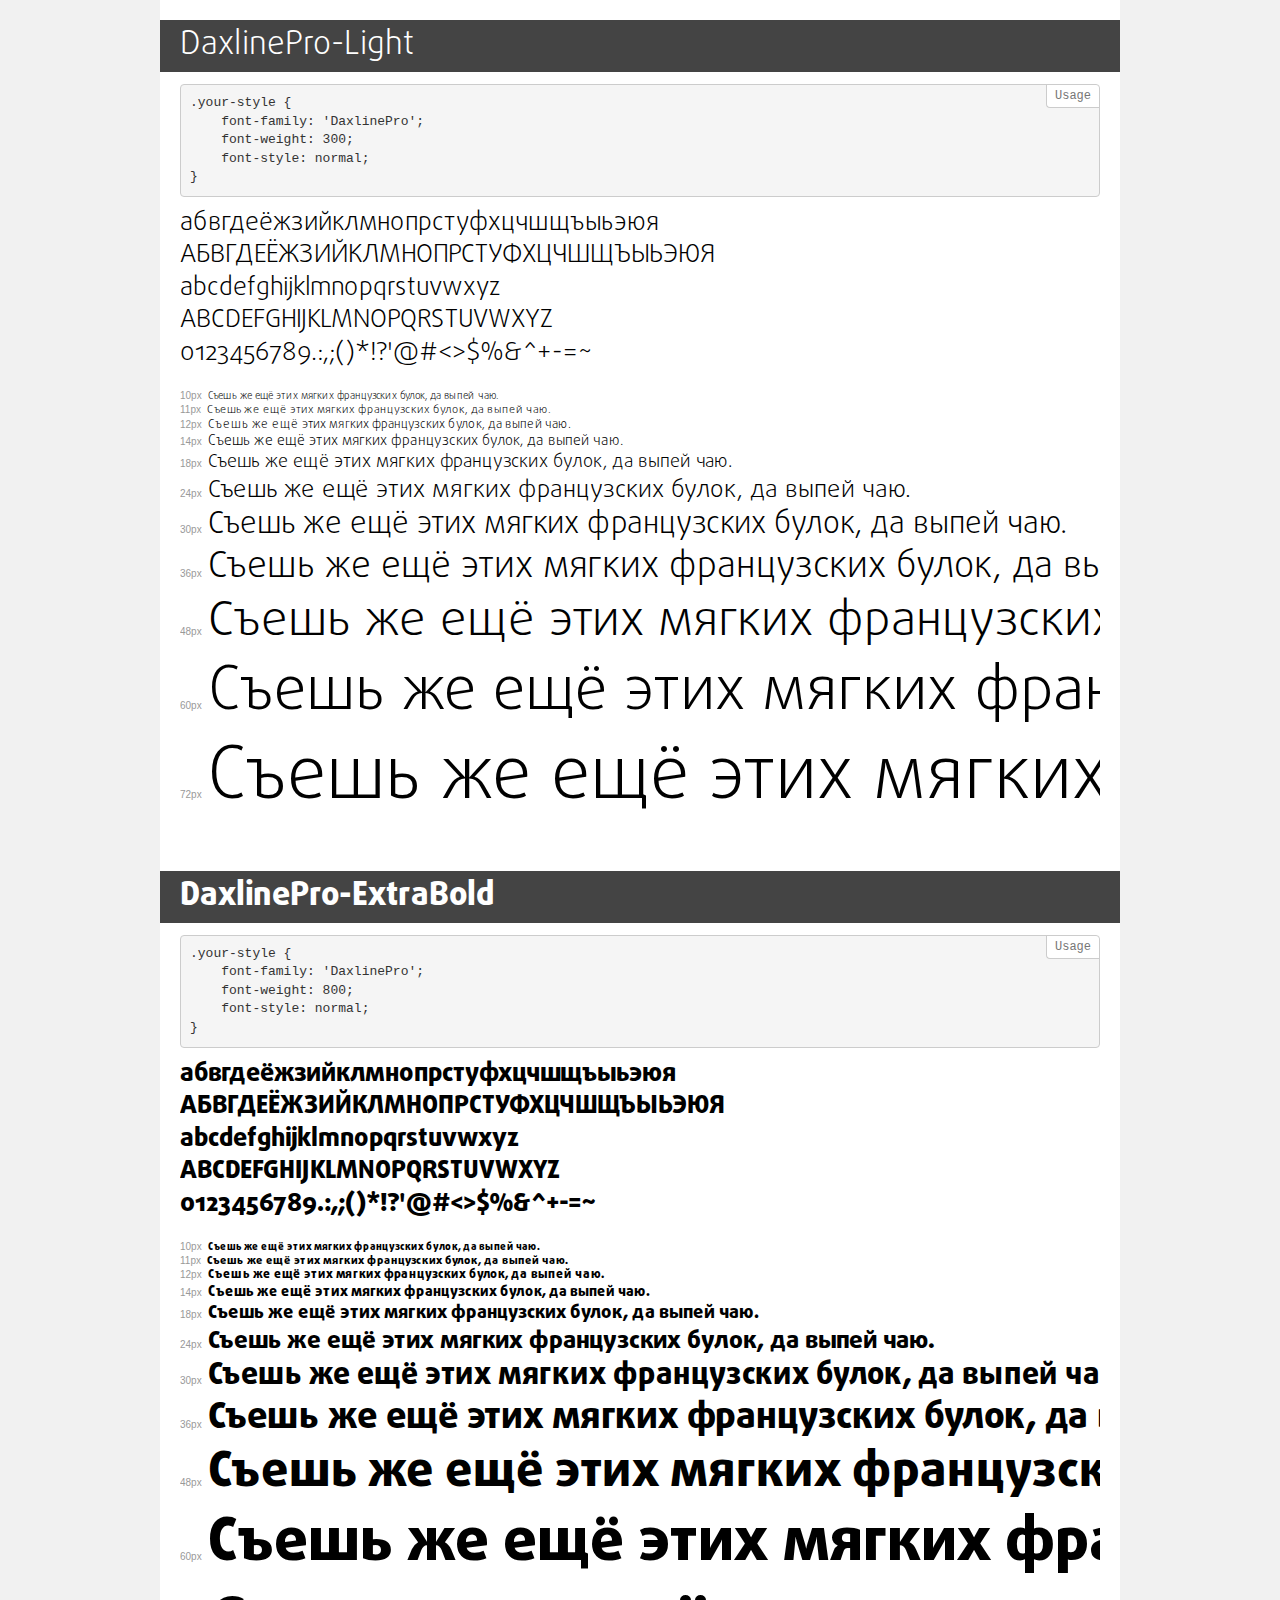
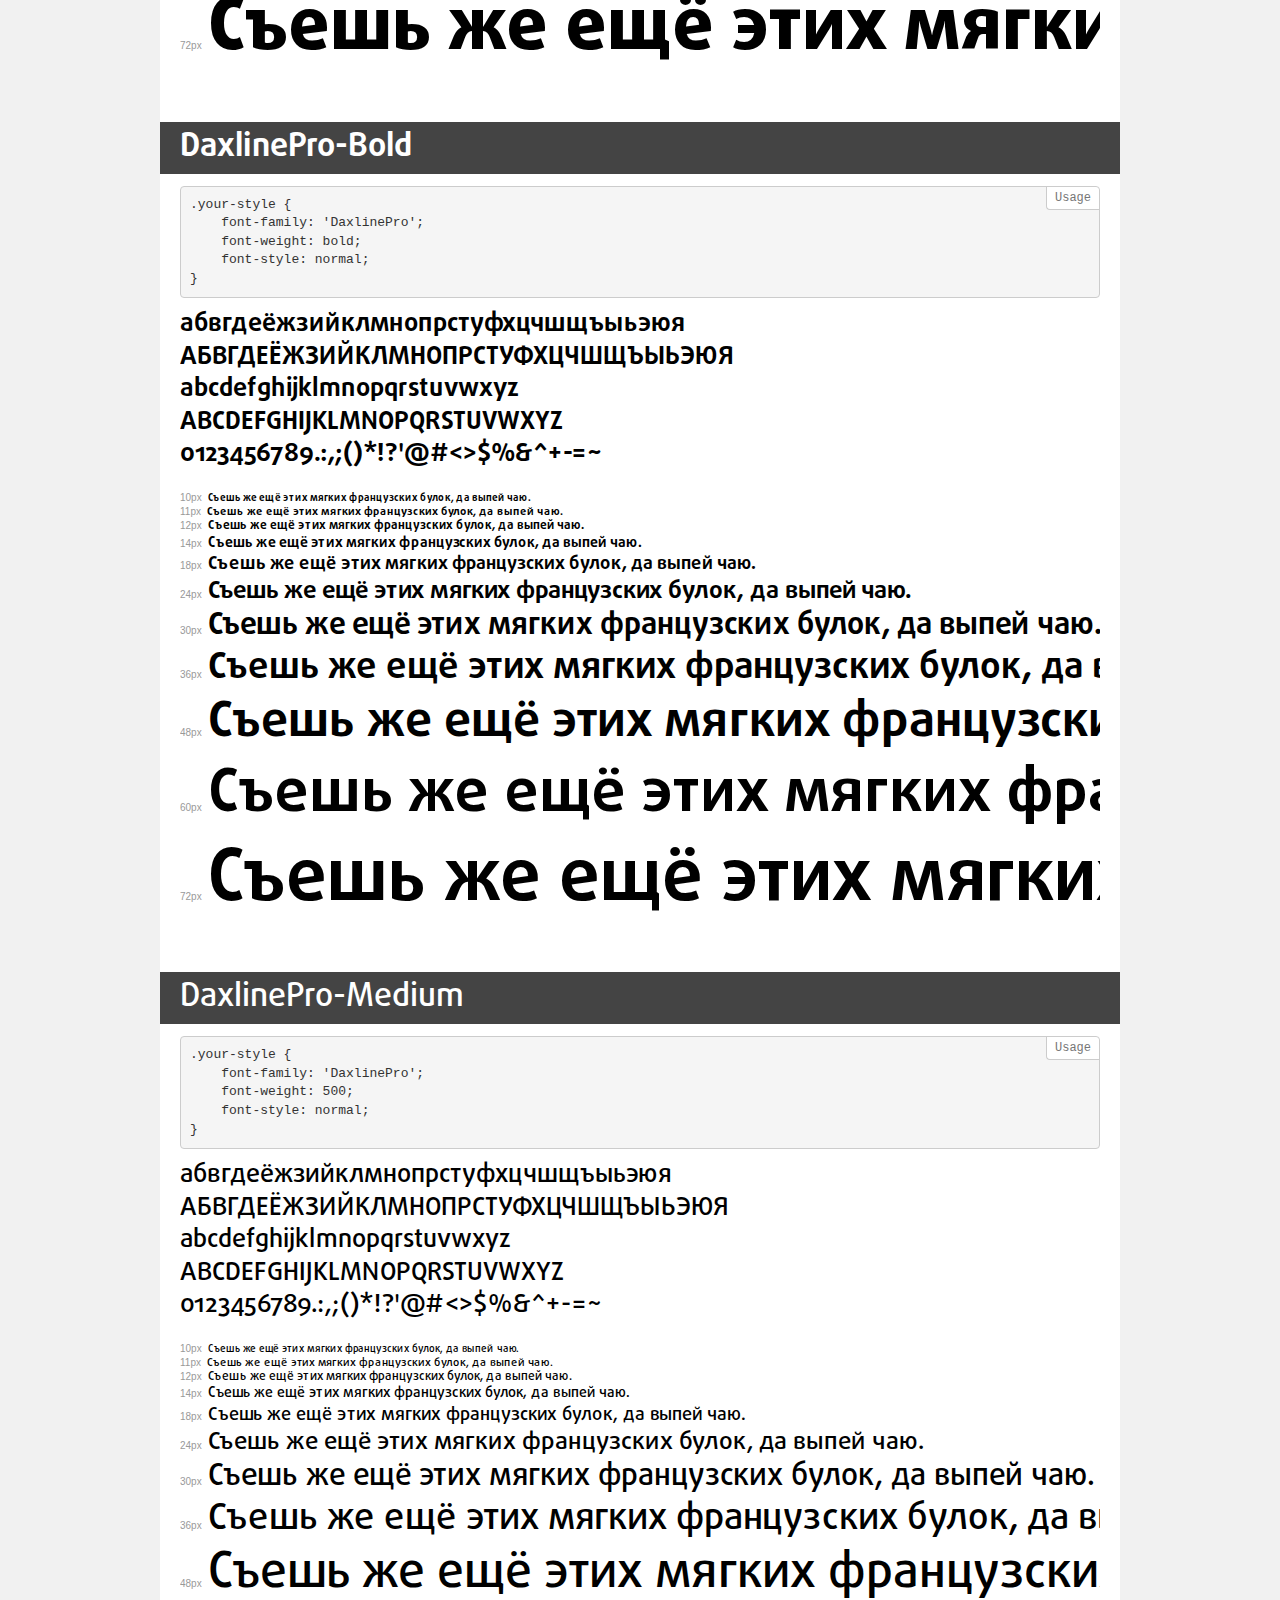
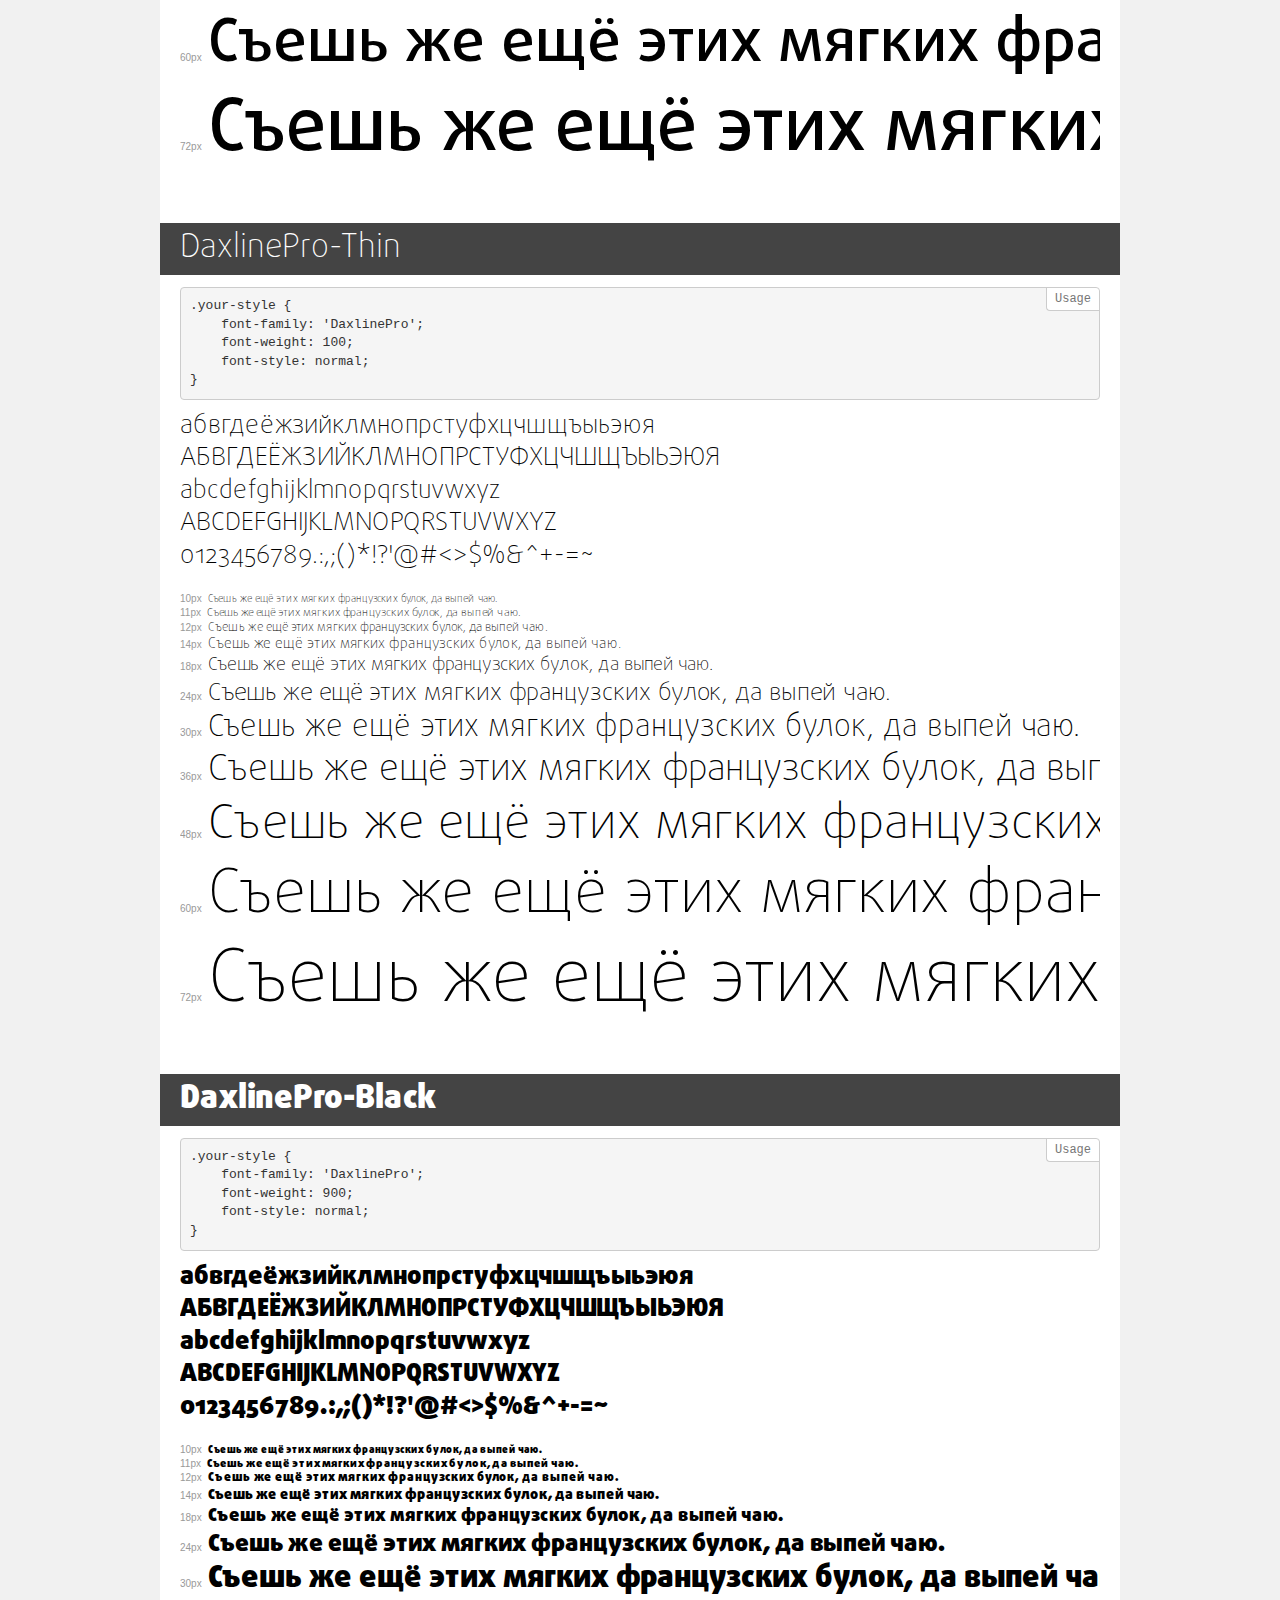
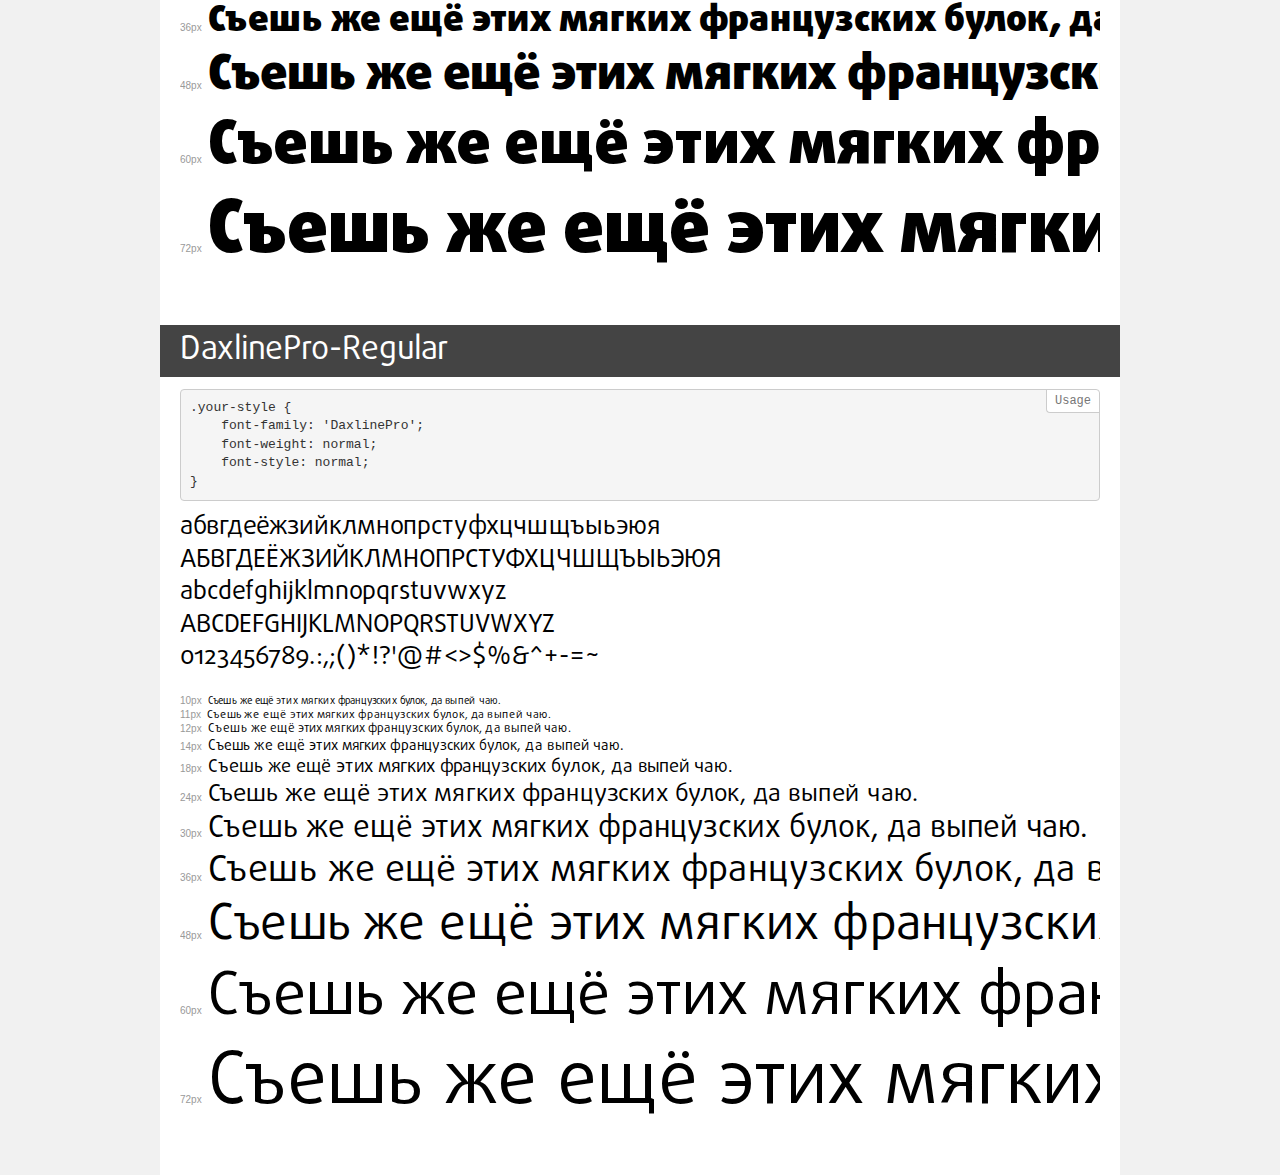
<file: fonts/demo.html>
<!DOCTYPE html>
<html>
<head>
    <meta charset="utf-8">
    <meta http-equiv="X-UA-Compatible" content="IE=edge">
    <meta name="viewport" content="width=device-width, initial-scale=1">
    <meta name="robots" content="noindex, noarchive">
    <meta name="format-detection" content="telephone=no">
    <title>Transfonter demo</title>
    <link href="stylesheet.css" rel="stylesheet">
    <style>
        /*
        http://meyerweb.com/eric/tools/css/reset/
        v2.0 | 20110126
        License: none (public domain)
        */
        html, body, div, span, applet, object, iframe,
        h1, h2, h3, h4, h5, h6, p, blockquote, pre,
        a, abbr, acronym, address, big, cite, code,
        del, dfn, em, img, ins, kbd, q, s, samp,
        small, strike, strong, sub, sup, tt, var,
        b, u, i, center,
        dl, dt, dd, ol, ul, li,
        fieldset, form, label, legend,
        table, caption, tbody, tfoot, thead, tr, th, td,
        article, aside, canvas, details, embed,
        figure, figcaption, footer, header, hgroup,
        menu, nav, output, ruby, section, summary,
        time, mark, audio, video {
            margin: 0;
            padding: 0;
            border: 0;
            font-size: 100%;
            font: inherit;
            vertical-align: baseline;
        }
        /* HTML5 display-role reset for older browsers */
        article, aside, details, figcaption, figure,
        footer, header, hgroup, menu, nav, section {
            display: block;
        }
        body {
            line-height: 1;
        }
        ol, ul {
            list-style: none;
        }
        blockquote, q {
            quotes: none;
        }
        blockquote:before, blockquote:after,
        q:before, q:after {
            content: '';
            content: none;
        }
        table {
            border-collapse: collapse;
            border-spacing: 0;
        }
        /* common styles */
        body {
            background: #f1f1f1;
            color: #000;
        }
        .page {
            background: #fff;
            width: 920px;
            margin: 0 auto;
            padding: 20px 20px 0 20px;
            overflow: hidden;
        }
        .font-container {
            overflow-x: auto;
            overflow-y: hidden;
            margin-bottom: 40px;
            line-height: 1.3;
            white-space: nowrap;
            padding-bottom: 5px;
        }
        h1 {
            position: relative;
            background: #444;
            font-size: 32px;
            color: #fff;
            padding: 10px 20px;
            margin: 0 -20px 12px -20px;
        }
        .letters {
            font-size: 25px;
            margin-bottom: 20px;
        }
        .s10:before {
            content: '10px';
        }
        .s11:before {
            content: '11px';
        }
        .s12:before {
            content: '12px';
        }
        .s14:before {
            content: '14px';
        }
        .s18:before {
            content: '18px';
        }
        .s24:before {
            content: '24px';
        }
        .s30:before {
            content: '30px';
        }
        .s36:before {
            content: '36px';
        }
        .s48:before {
            content: '48px';
        }
        .s60:before {
            content: '60px';
        }
        .s72:before {
            content: '72px';
        }
        .s10:before, .s11:before, .s12:before, .s14:before,
        .s18:before, .s24:before, .s30:before, .s36:before,
        .s48:before, .s60:before, .s72:before {
            font-family: Arial, sans-serif;
            font-size: 10px;
            font-weight: normal;
            font-style: normal;
            color: #999;
            padding-right: 6px;
        }
        pre {
            display: block;
            position: relative;
            padding: 9px;
            margin: 0 0 10px;
            font-family: Monaco, Menlo, Consolas, "Courier New", monospace !important;
            font-size: 13px;
            line-height: 1.428571429;
            color: #333;
            font-weight: normal !important;
            font-style: normal !important;
            background-color: #f5f5f5;
            border: 1px solid #ccc;
            overflow-x: auto;
            border-radius: 4px;
        }
        pre:after {
            display: block;
            position: absolute;
            right: 0;
            top: 0;
            content: 'Usage';
            line-height: 1;
            padding: 5px 8px;
            font-size: 12px;
            color: #767676;
            background-color: #fff;
            border: 1px solid #ccc;
            border-right: none;
            border-top: none;
            border-radius: 0 4px 0 4px;
            z-index: 10;
        }
        /* responsive */
        @media (max-width: 959px) {
            .page {
                width: auto;
                margin: 0;
            }
        }
    </style>
</head>
<body>
<div class="page">
    <div class="demo" style="font-family: 'DaxlinePro'; font-weight: 300; font-style: normal;">
        <h1>DaxlinePro-Light</h1>
        <pre>.your-style {
    font-family: 'DaxlinePro';
    font-weight: 300;
    font-style: normal;
}</pre>
        <div class="font-container">
            <p class="letters">
                абвгдеёжзийклмнопрстуфхцчшщъыьэюя<br>
АБВГДЕЁЖЗИЙКЛМНОПРСТУФХЦЧШЩЪЫЬЭЮЯ<br>
abcdefghijklmnopqrstuvwxyz<br>
ABCDEFGHIJKLMNOPQRSTUVWXYZ<br>
                0123456789.:,;()*!?'@#<>$%&^+-=~
            </p>
            <p class="s10" style="font-size: 10px;">Съешь же ещё этих мягких французских булок, да выпей чаю.</p>
            <p class="s11" style="font-size: 11px;">Съешь же ещё этих мягких французских булок, да выпей чаю.</p>
            <p class="s12" style="font-size: 12px;">Съешь же ещё этих мягких французских булок, да выпей чаю.</p>
            <p class="s14" style="font-size: 14px;">Съешь же ещё этих мягких французских булок, да выпей чаю.</p>
            <p class="s18" style="font-size: 18px;">Съешь же ещё этих мягких французских булок, да выпей чаю.</p>
            <p class="s24" style="font-size: 24px;">Съешь же ещё этих мягких французских булок, да выпей чаю.</p>
            <p class="s30" style="font-size: 30px;">Съешь же ещё этих мягких французских булок, да выпей чаю.</p>
            <p class="s36" style="font-size: 36px;">Съешь же ещё этих мягких французских булок, да выпей чаю.</p>
            <p class="s48" style="font-size: 48px;">Съешь же ещё этих мягких французских булок, да выпей чаю.</p>
            <p class="s60" style="font-size: 60px;">Съешь же ещё этих мягких французских булок, да выпей чаю.</p>
            <p class="s72" style="font-size: 72px;">Съешь же ещё этих мягких французских булок, да выпей чаю.</p>
        </div>
    </div>
    <div class="demo" style="font-family: 'DaxlinePro'; font-weight: 800; font-style: normal;">
        <h1>DaxlinePro-ExtraBold</h1>
        <pre>.your-style {
    font-family: 'DaxlinePro';
    font-weight: 800;
    font-style: normal;
}</pre>
        <div class="font-container">
            <p class="letters">
                абвгдеёжзийклмнопрстуфхцчшщъыьэюя<br>
АБВГДЕЁЖЗИЙКЛМНОПРСТУФХЦЧШЩЪЫЬЭЮЯ<br>
abcdefghijklmnopqrstuvwxyz<br>
ABCDEFGHIJKLMNOPQRSTUVWXYZ<br>
                0123456789.:,;()*!?'@#<>$%&^+-=~
            </p>
            <p class="s10" style="font-size: 10px;">Съешь же ещё этих мягких французских булок, да выпей чаю.</p>
            <p class="s11" style="font-size: 11px;">Съешь же ещё этих мягких французских булок, да выпей чаю.</p>
            <p class="s12" style="font-size: 12px;">Съешь же ещё этих мягких французских булок, да выпей чаю.</p>
            <p class="s14" style="font-size: 14px;">Съешь же ещё этих мягких французских булок, да выпей чаю.</p>
            <p class="s18" style="font-size: 18px;">Съешь же ещё этих мягких французских булок, да выпей чаю.</p>
            <p class="s24" style="font-size: 24px;">Съешь же ещё этих мягких французских булок, да выпей чаю.</p>
            <p class="s30" style="font-size: 30px;">Съешь же ещё этих мягких французских булок, да выпей чаю.</p>
            <p class="s36" style="font-size: 36px;">Съешь же ещё этих мягких французских булок, да выпей чаю.</p>
            <p class="s48" style="font-size: 48px;">Съешь же ещё этих мягких французских булок, да выпей чаю.</p>
            <p class="s60" style="font-size: 60px;">Съешь же ещё этих мягких французских булок, да выпей чаю.</p>
            <p class="s72" style="font-size: 72px;">Съешь же ещё этих мягких французских булок, да выпей чаю.</p>
        </div>
    </div>
    <div class="demo" style="font-family: 'DaxlinePro'; font-weight: bold; font-style: normal;">
        <h1>DaxlinePro-Bold</h1>
        <pre>.your-style {
    font-family: 'DaxlinePro';
    font-weight: bold;
    font-style: normal;
}</pre>
        <div class="font-container">
            <p class="letters">
                абвгдеёжзийклмнопрстуфхцчшщъыьэюя<br>
АБВГДЕЁЖЗИЙКЛМНОПРСТУФХЦЧШЩЪЫЬЭЮЯ<br>
abcdefghijklmnopqrstuvwxyz<br>
ABCDEFGHIJKLMNOPQRSTUVWXYZ<br>
                0123456789.:,;()*!?'@#<>$%&^+-=~
            </p>
            <p class="s10" style="font-size: 10px;">Съешь же ещё этих мягких французских булок, да выпей чаю.</p>
            <p class="s11" style="font-size: 11px;">Съешь же ещё этих мягких французских булок, да выпей чаю.</p>
            <p class="s12" style="font-size: 12px;">Съешь же ещё этих мягких французских булок, да выпей чаю.</p>
            <p class="s14" style="font-size: 14px;">Съешь же ещё этих мягких французских булок, да выпей чаю.</p>
            <p class="s18" style="font-size: 18px;">Съешь же ещё этих мягких французских булок, да выпей чаю.</p>
            <p class="s24" style="font-size: 24px;">Съешь же ещё этих мягких французских булок, да выпей чаю.</p>
            <p class="s30" style="font-size: 30px;">Съешь же ещё этих мягких французских булок, да выпей чаю.</p>
            <p class="s36" style="font-size: 36px;">Съешь же ещё этих мягких французских булок, да выпей чаю.</p>
            <p class="s48" style="font-size: 48px;">Съешь же ещё этих мягких французских булок, да выпей чаю.</p>
            <p class="s60" style="font-size: 60px;">Съешь же ещё этих мягких французских булок, да выпей чаю.</p>
            <p class="s72" style="font-size: 72px;">Съешь же ещё этих мягких французских булок, да выпей чаю.</p>
        </div>
    </div>
    <div class="demo" style="font-family: 'DaxlinePro'; font-weight: 500; font-style: normal;">
        <h1>DaxlinePro-Medium</h1>
        <pre>.your-style {
    font-family: 'DaxlinePro';
    font-weight: 500;
    font-style: normal;
}</pre>
        <div class="font-container">
            <p class="letters">
                абвгдеёжзийклмнопрстуфхцчшщъыьэюя<br>
АБВГДЕЁЖЗИЙКЛМНОПРСТУФХЦЧШЩЪЫЬЭЮЯ<br>
abcdefghijklmnopqrstuvwxyz<br>
ABCDEFGHIJKLMNOPQRSTUVWXYZ<br>
                0123456789.:,;()*!?'@#<>$%&^+-=~
            </p>
            <p class="s10" style="font-size: 10px;">Съешь же ещё этих мягких французских булок, да выпей чаю.</p>
            <p class="s11" style="font-size: 11px;">Съешь же ещё этих мягких французских булок, да выпей чаю.</p>
            <p class="s12" style="font-size: 12px;">Съешь же ещё этих мягких французских булок, да выпей чаю.</p>
            <p class="s14" style="font-size: 14px;">Съешь же ещё этих мягких французских булок, да выпей чаю.</p>
            <p class="s18" style="font-size: 18px;">Съешь же ещё этих мягких французских булок, да выпей чаю.</p>
            <p class="s24" style="font-size: 24px;">Съешь же ещё этих мягких французских булок, да выпей чаю.</p>
            <p class="s30" style="font-size: 30px;">Съешь же ещё этих мягких французских булок, да выпей чаю.</p>
            <p class="s36" style="font-size: 36px;">Съешь же ещё этих мягких французских булок, да выпей чаю.</p>
            <p class="s48" style="font-size: 48px;">Съешь же ещё этих мягких французских булок, да выпей чаю.</p>
            <p class="s60" style="font-size: 60px;">Съешь же ещё этих мягких французских булок, да выпей чаю.</p>
            <p class="s72" style="font-size: 72px;">Съешь же ещё этих мягких французских булок, да выпей чаю.</p>
        </div>
    </div>
    <div class="demo" style="font-family: 'DaxlinePro'; font-weight: 100; font-style: normal;">
        <h1>DaxlinePro-Thin</h1>
        <pre>.your-style {
    font-family: 'DaxlinePro';
    font-weight: 100;
    font-style: normal;
}</pre>
        <div class="font-container">
            <p class="letters">
                абвгдеёжзийклмнопрстуфхцчшщъыьэюя<br>
АБВГДЕЁЖЗИЙКЛМНОПРСТУФХЦЧШЩЪЫЬЭЮЯ<br>
abcdefghijklmnopqrstuvwxyz<br>
ABCDEFGHIJKLMNOPQRSTUVWXYZ<br>
                0123456789.:,;()*!?'@#<>$%&^+-=~
            </p>
            <p class="s10" style="font-size: 10px;">Съешь же ещё этих мягких французских булок, да выпей чаю.</p>
            <p class="s11" style="font-size: 11px;">Съешь же ещё этих мягких французских булок, да выпей чаю.</p>
            <p class="s12" style="font-size: 12px;">Съешь же ещё этих мягких французских булок, да выпей чаю.</p>
            <p class="s14" style="font-size: 14px;">Съешь же ещё этих мягких французских булок, да выпей чаю.</p>
            <p class="s18" style="font-size: 18px;">Съешь же ещё этих мягких французских булок, да выпей чаю.</p>
            <p class="s24" style="font-size: 24px;">Съешь же ещё этих мягких французских булок, да выпей чаю.</p>
            <p class="s30" style="font-size: 30px;">Съешь же ещё этих мягких французских булок, да выпей чаю.</p>
            <p class="s36" style="font-size: 36px;">Съешь же ещё этих мягких французских булок, да выпей чаю.</p>
            <p class="s48" style="font-size: 48px;">Съешь же ещё этих мягких французских булок, да выпей чаю.</p>
            <p class="s60" style="font-size: 60px;">Съешь же ещё этих мягких французских булок, да выпей чаю.</p>
            <p class="s72" style="font-size: 72px;">Съешь же ещё этих мягких французских булок, да выпей чаю.</p>
        </div>
    </div>
    <div class="demo" style="font-family: 'DaxlinePro'; font-weight: 900; font-style: normal;">
        <h1>DaxlinePro-Black</h1>
        <pre>.your-style {
    font-family: 'DaxlinePro';
    font-weight: 900;
    font-style: normal;
}</pre>
        <div class="font-container">
            <p class="letters">
                абвгдеёжзийклмнопрстуфхцчшщъыьэюя<br>
АБВГДЕЁЖЗИЙКЛМНОПРСТУФХЦЧШЩЪЫЬЭЮЯ<br>
abcdefghijklmnopqrstuvwxyz<br>
ABCDEFGHIJKLMNOPQRSTUVWXYZ<br>
                0123456789.:,;()*!?'@#<>$%&^+-=~
            </p>
            <p class="s10" style="font-size: 10px;">Съешь же ещё этих мягких французских булок, да выпей чаю.</p>
            <p class="s11" style="font-size: 11px;">Съешь же ещё этих мягких французских булок, да выпей чаю.</p>
            <p class="s12" style="font-size: 12px;">Съешь же ещё этих мягких французских булок, да выпей чаю.</p>
            <p class="s14" style="font-size: 14px;">Съешь же ещё этих мягких французских булок, да выпей чаю.</p>
            <p class="s18" style="font-size: 18px;">Съешь же ещё этих мягких французских булок, да выпей чаю.</p>
            <p class="s24" style="font-size: 24px;">Съешь же ещё этих мягких французских булок, да выпей чаю.</p>
            <p class="s30" style="font-size: 30px;">Съешь же ещё этих мягких французских булок, да выпей чаю.</p>
            <p class="s36" style="font-size: 36px;">Съешь же ещё этих мягких французских булок, да выпей чаю.</p>
            <p class="s48" style="font-size: 48px;">Съешь же ещё этих мягких французских булок, да выпей чаю.</p>
            <p class="s60" style="font-size: 60px;">Съешь же ещё этих мягких французских булок, да выпей чаю.</p>
            <p class="s72" style="font-size: 72px;">Съешь же ещё этих мягких французских булок, да выпей чаю.</p>
        </div>
    </div>
    <div class="demo" style="font-family: 'DaxlinePro'; font-weight: normal; font-style: normal;">
        <h1>DaxlinePro-Regular</h1>
        <pre>.your-style {
    font-family: 'DaxlinePro';
    font-weight: normal;
    font-style: normal;
}</pre>
        <div class="font-container">
            <p class="letters">
                абвгдеёжзийклмнопрстуфхцчшщъыьэюя<br>
АБВГДЕЁЖЗИЙКЛМНОПРСТУФХЦЧШЩЪЫЬЭЮЯ<br>
abcdefghijklmnopqrstuvwxyz<br>
ABCDEFGHIJKLMNOPQRSTUVWXYZ<br>
                0123456789.:,;()*!?'@#<>$%&^+-=~
            </p>
            <p class="s10" style="font-size: 10px;">Съешь же ещё этих мягких французских булок, да выпей чаю.</p>
            <p class="s11" style="font-size: 11px;">Съешь же ещё этих мягких французских булок, да выпей чаю.</p>
            <p class="s12" style="font-size: 12px;">Съешь же ещё этих мягких французских булок, да выпей чаю.</p>
            <p class="s14" style="font-size: 14px;">Съешь же ещё этих мягких французских булок, да выпей чаю.</p>
            <p class="s18" style="font-size: 18px;">Съешь же ещё этих мягких французских булок, да выпей чаю.</p>
            <p class="s24" style="font-size: 24px;">Съешь же ещё этих мягких французских булок, да выпей чаю.</p>
            <p class="s30" style="font-size: 30px;">Съешь же ещё этих мягких французских булок, да выпей чаю.</p>
            <p class="s36" style="font-size: 36px;">Съешь же ещё этих мягких французских булок, да выпей чаю.</p>
            <p class="s48" style="font-size: 48px;">Съешь же ещё этих мягких французских булок, да выпей чаю.</p>
            <p class="s60" style="font-size: 60px;">Съешь же ещё этих мягких французских булок, да выпей чаю.</p>
            <p class="s72" style="font-size: 72px;">Съешь же ещё этих мягких французских булок, да выпей чаю.</p>
        </div>
    </div>
</div>
</body>
</html>
</file>
<file: fonts/stylesheet.css>
@font-face {
    font-family: 'DaxlinePro';
    src: url('DaxlinePro-Light.eot');
    src: local('DaxlinePro-Light'),
        url('DaxlinePro-Light.eot?#iefix') format('embedded-opentype'),
        url('DaxlinePro-Light.woff') format('woff'),
        url('DaxlinePro-Light.ttf') format('truetype');
    font-weight: 300;
    font-style: normal;
}

@font-face {
    font-family: 'DaxlinePro';
    src: url('DaxlinePro-ExtraBold.eot');
    src: local('DaxlinePro-ExtraBold'),
        url('DaxlinePro-ExtraBold.eot?#iefix') format('embedded-opentype'),
        url('DaxlinePro-ExtraBold.woff') format('woff'),
        url('DaxlinePro-ExtraBold.ttf') format('truetype');
    font-weight: 800;
    font-style: normal;
}

@font-face {
    font-family: 'DaxlinePro';
    src: url('DaxlinePro-Bold.eot');
    src: local('DaxlinePro-Bold'),
        url('DaxlinePro-Bold.eot?#iefix') format('embedded-opentype'),
        url('DaxlinePro-Bold.woff') format('woff'),
        url('DaxlinePro-Bold.ttf') format('truetype');
    font-weight: bold;
    font-style: normal;
}

@font-face {
    font-family: 'DaxlinePro';
    src: url('DaxlinePro-Medium.eot');
    src: local('DaxlinePro-Medium'),
        url('DaxlinePro-Medium.eot?#iefix') format('embedded-opentype'),
        url('DaxlinePro-Medium.woff') format('woff'),
        url('DaxlinePro-Medium.ttf') format('truetype');
    font-weight: 500;
    font-style: normal;
}

@font-face {
    font-family: 'DaxlinePro';
    src: url('DaxlinePro-Thin.eot');
    src: local('DaxlinePro-Thin'),
        url('DaxlinePro-Thin.eot?#iefix') format('embedded-opentype'),
        url('DaxlinePro-Thin.woff') format('woff'),
        url('DaxlinePro-Thin.ttf') format('truetype');
    font-weight: 100;
    font-style: normal;
}

@font-face {
    font-family: 'DaxlinePro';
    src: url('DaxlinePro-Black.eot');
    src: local('DaxlinePro-Black'),
        url('DaxlinePro-Black.eot?#iefix') format('embedded-opentype'),
        url('DaxlinePro-Black.woff') format('woff'),
        url('DaxlinePro-Black.ttf') format('truetype');
    font-weight: 900;
    font-style: normal;
}

@font-face {
    font-family: 'DaxlinePro';
    src: url('DaxlinePro-Regular.eot');
    src: local('DaxlinePro-Regular'),
        url('DaxlinePro-Regular.eot?#iefix') format('embedded-opentype'),
        url('DaxlinePro-Regular.woff') format('woff'),
        url('DaxlinePro-Regular.ttf') format('truetype');
    font-weight: normal;
    font-style: normal;
}
</file>
